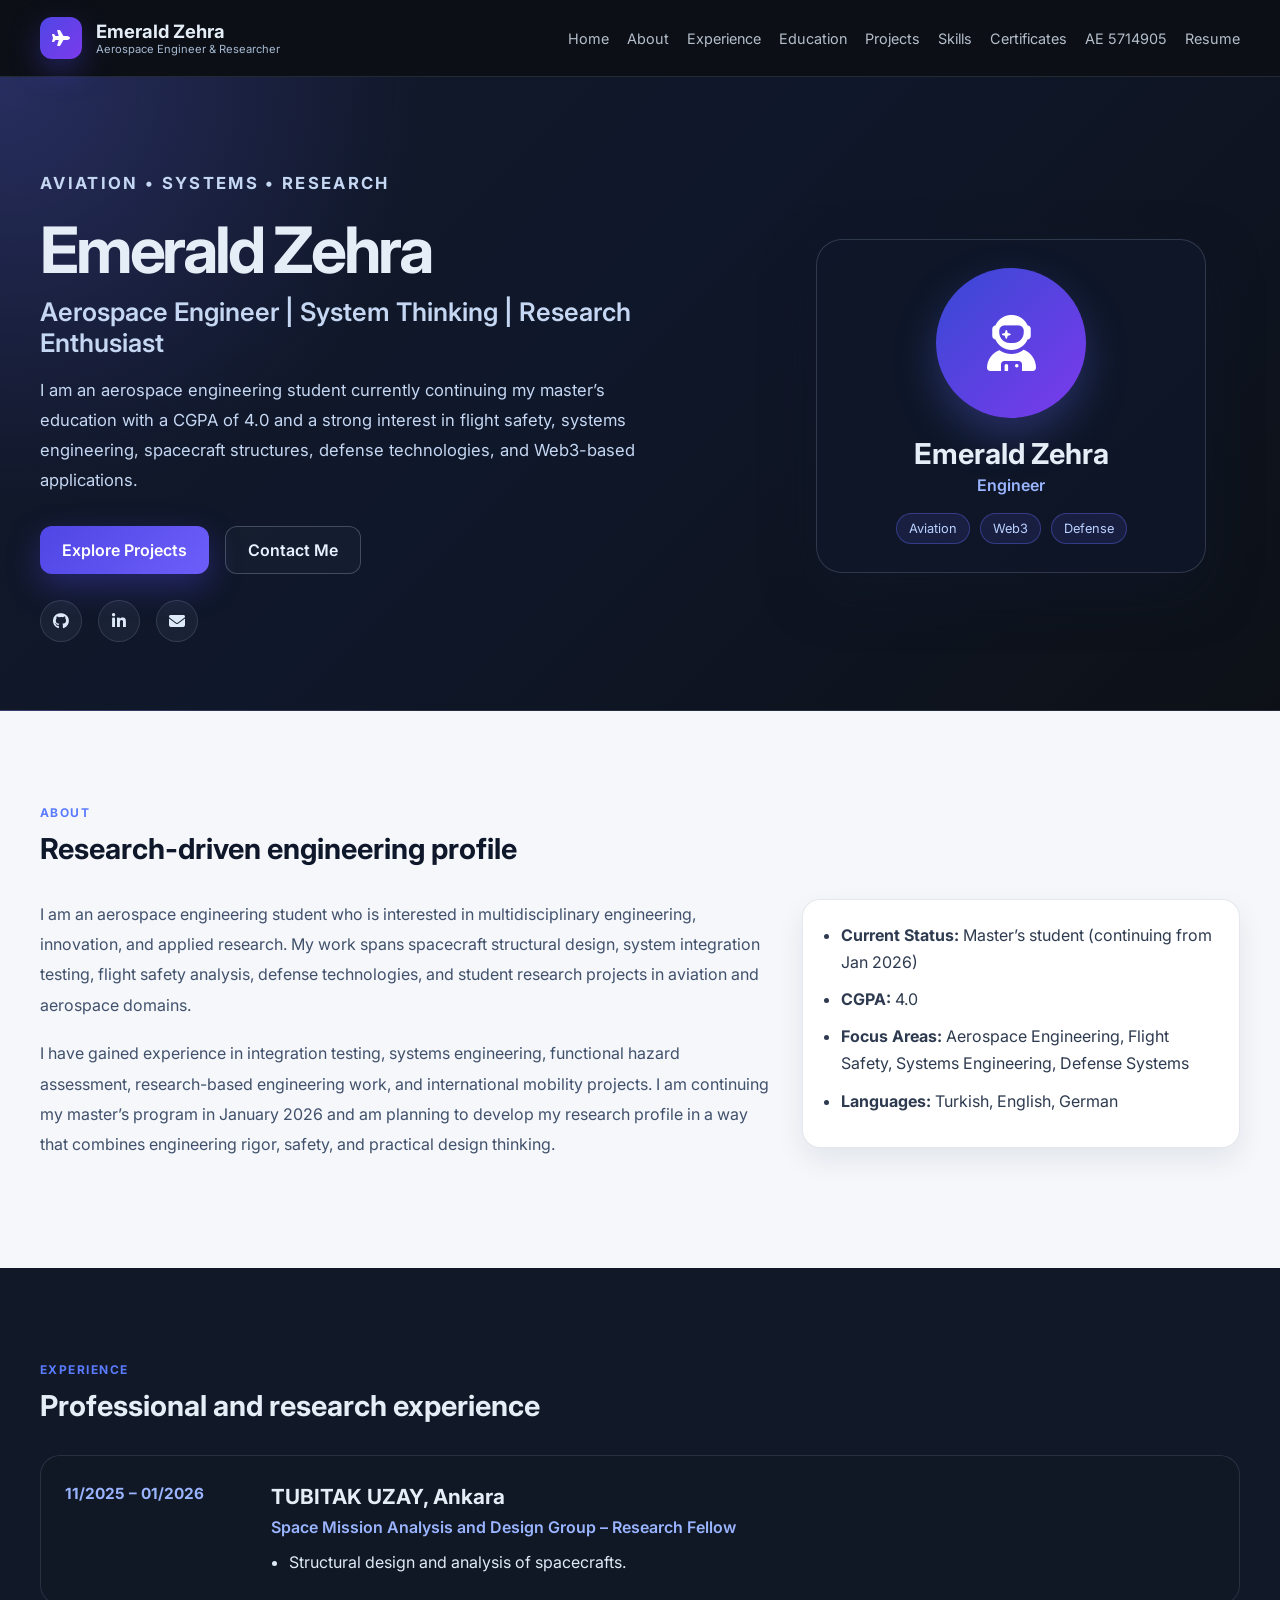
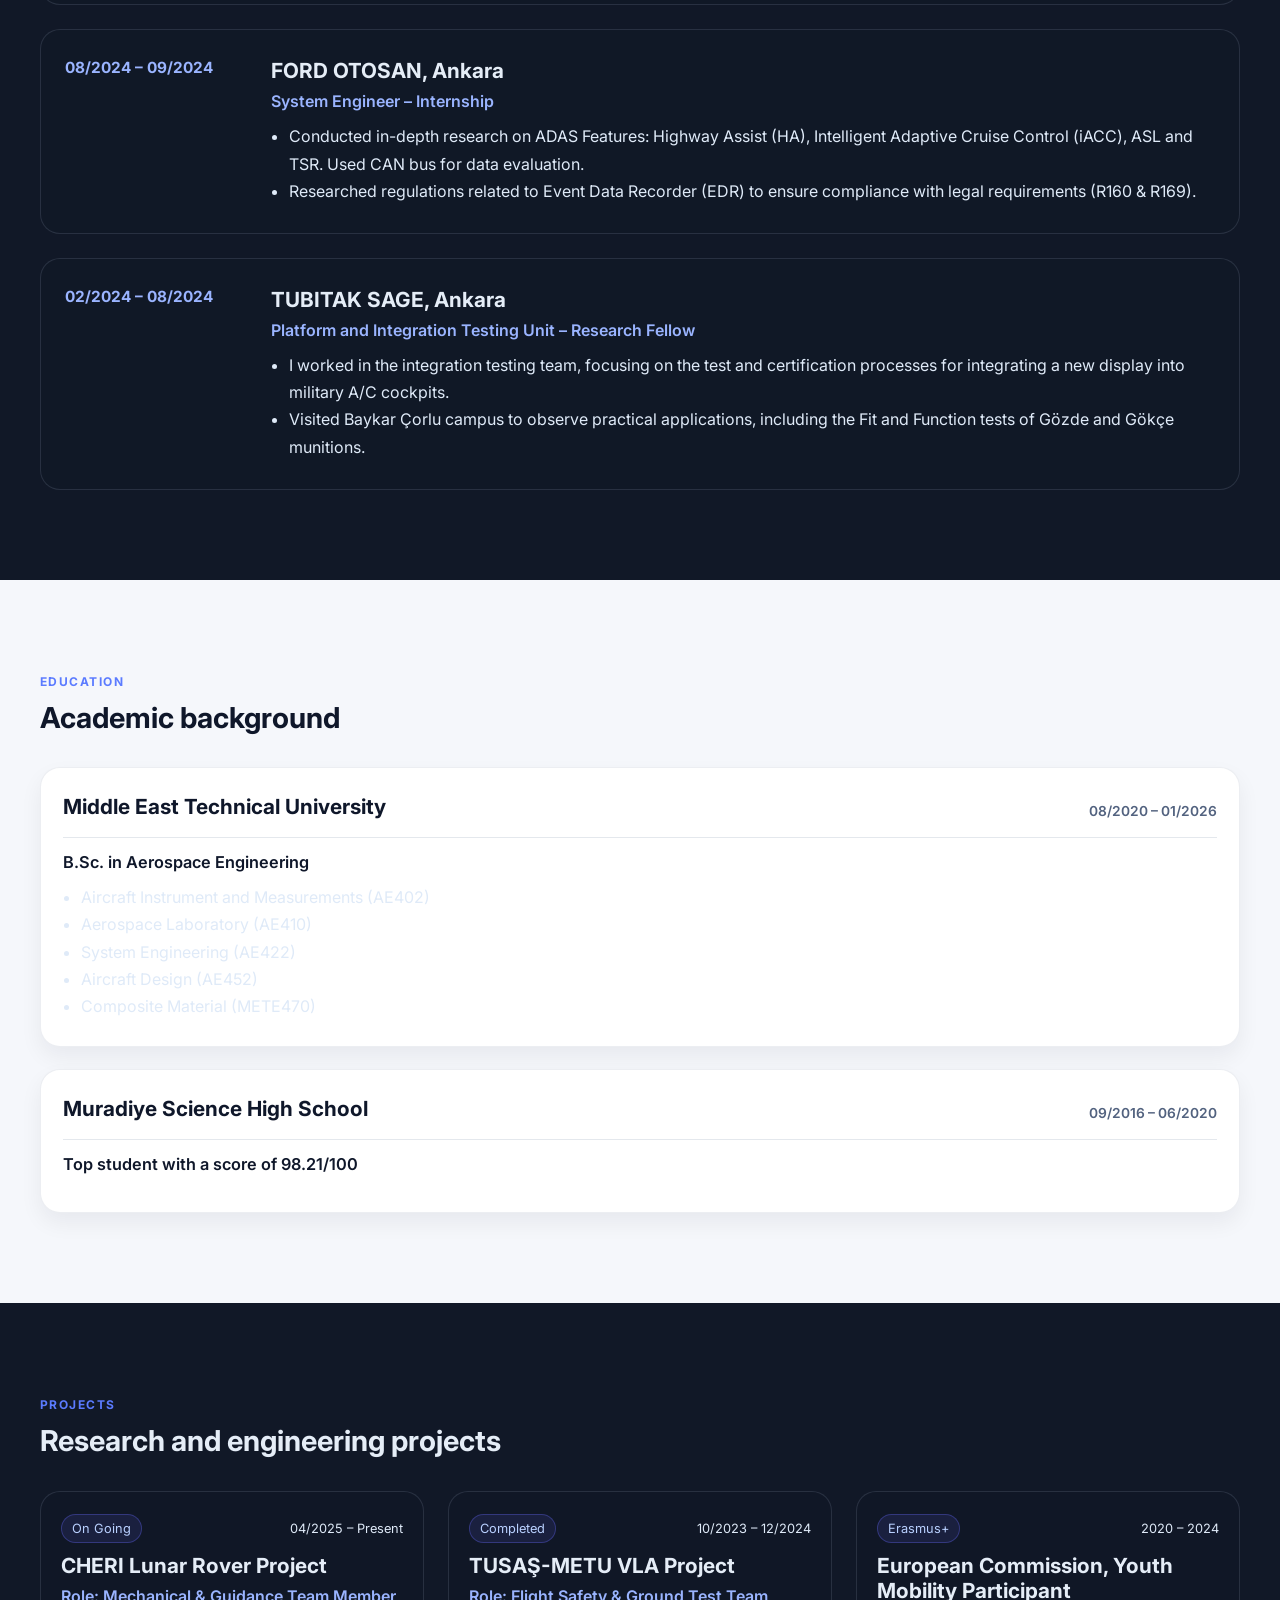
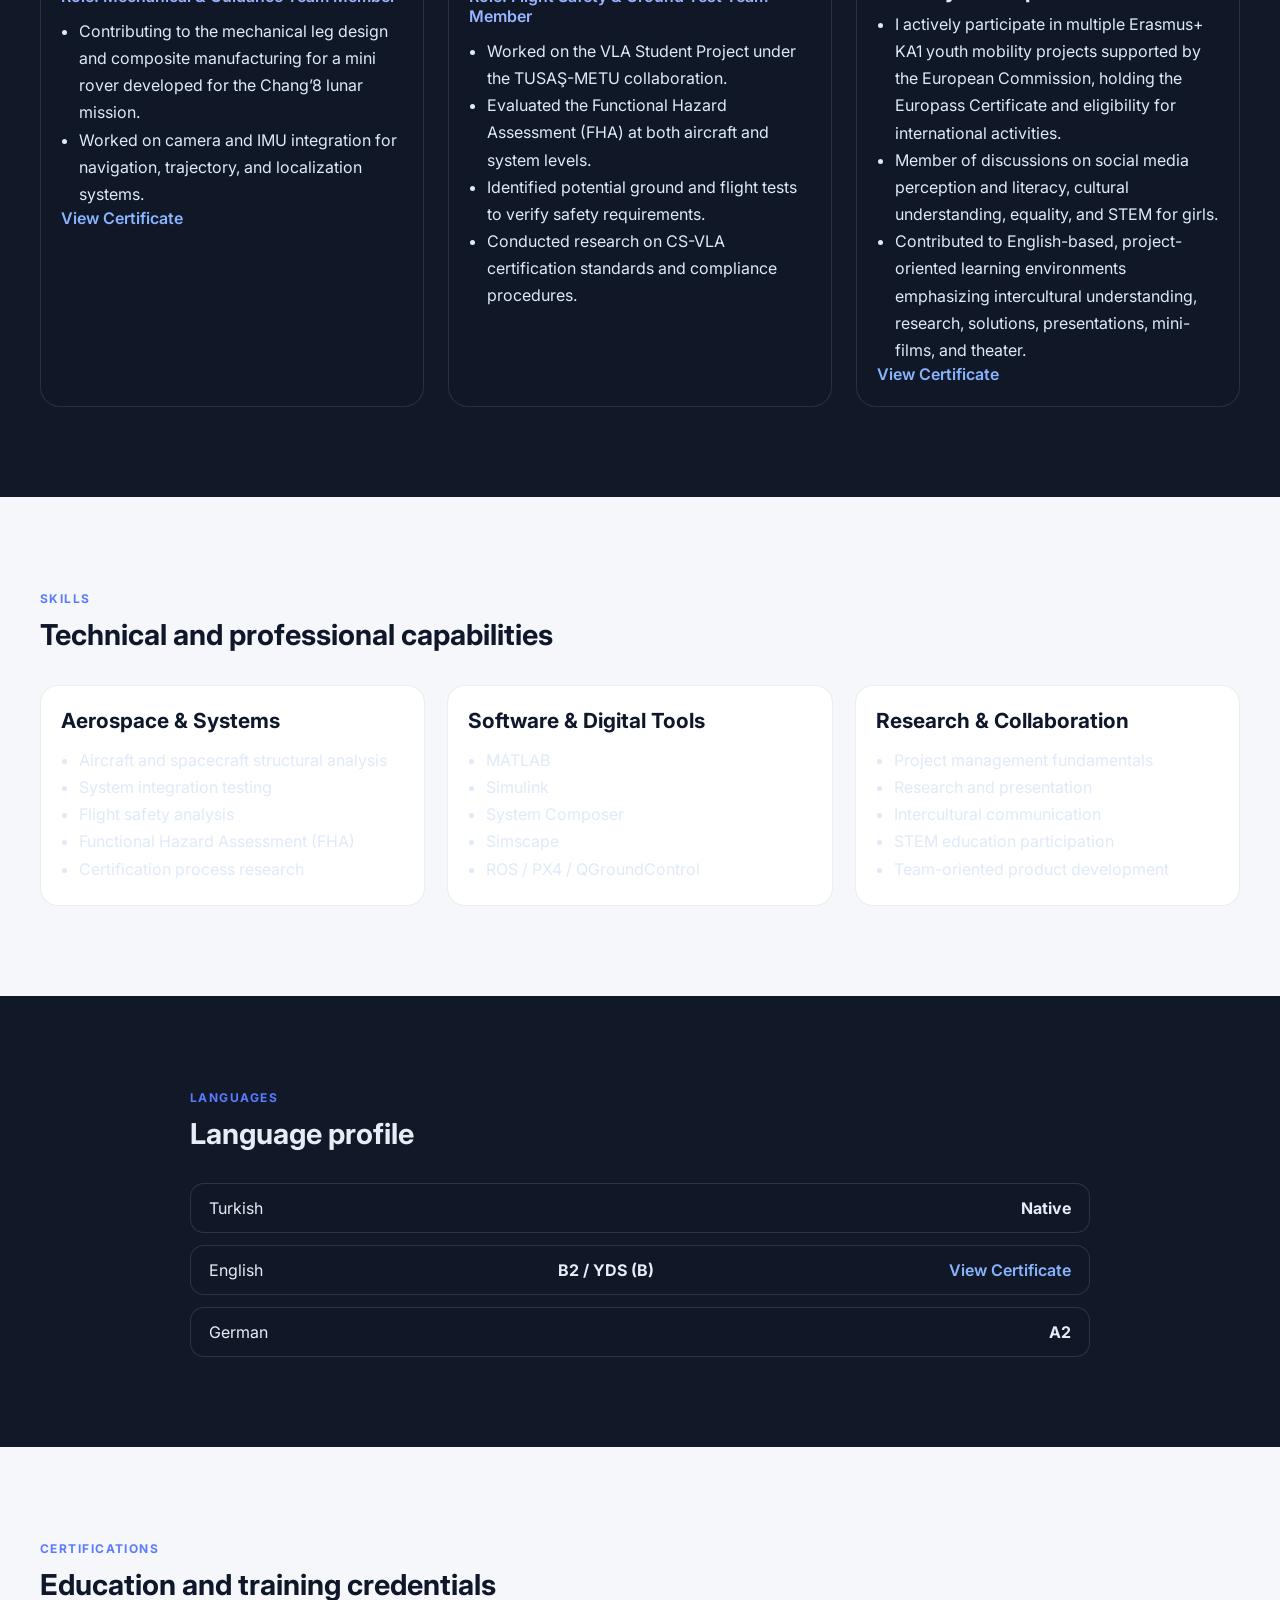
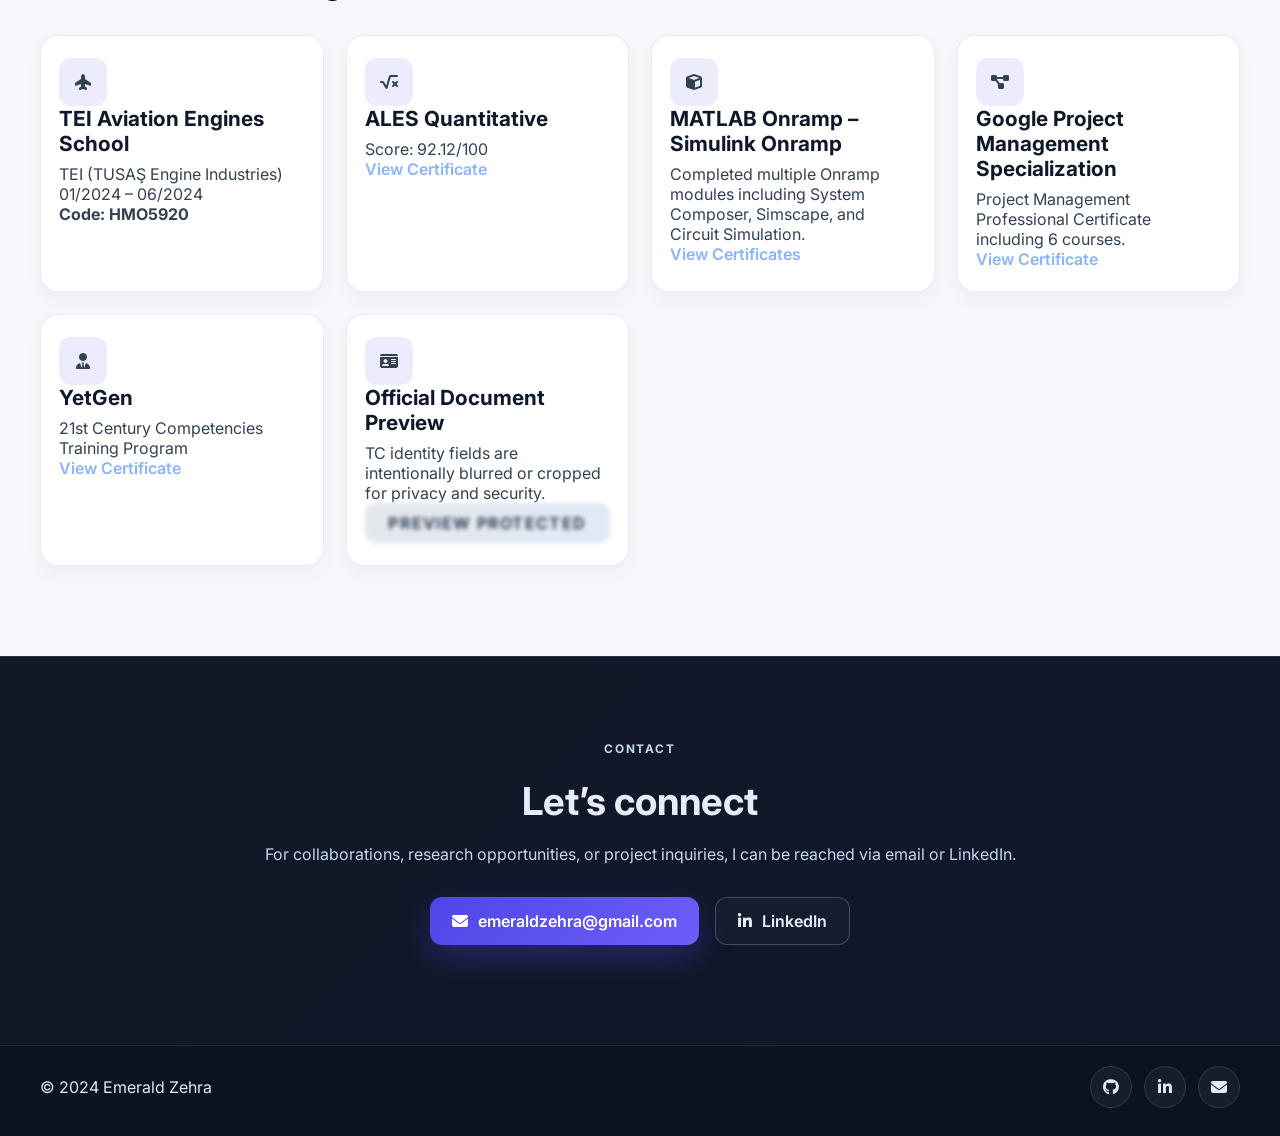
<file: index.html>
<!DOCTYPE html>
<html lang="en">
<head>
    <meta charset="UTF-8" />
    <meta name="viewport" content="width=device-width, initial-scale=1.0" />
    <title>Emerald Zehra | Aerospace Engineer</title>
    <meta name="description" content="Emerald Zehra portfolio and resume website for aerospace engineering, Web3, and defense systems." />
    <link rel="stylesheet" href="style.css" />
    <link rel="preconnect" href="https://fonts.googleapis.com" />
    <link rel="preconnect" href="https://fonts.gstatic.com" crossorigin />
    <link href="https://fonts.googleapis.com/css2?family=Inter:wght@400;500;600;700;800&display=swap" rel="stylesheet" />
    <link rel="stylesheet" href="https://cdnjs.cloudflare.com/ajax/libs/font-awesome/6.5.2/css/all.min.css" />
</head>
<body>
    <header class="site-header">
        <div class="container header-inner">
            <div class="brand-wrap">
                <div class="brand-icon"><i class="fa-solid fa-plane"></i></div>
                <div>
                    <div class="brand-name">Emerald Zehra</div>
                    <div class="brand-tag">Aerospace Engineer & Researcher</div>
                </div>
            </div>

            <button class="mobile-menu" aria-label="Open menu">
                <span></span>
                <span></span>
                <span></span>
            </button>

            <nav class="main-nav">
                <a href="#home">Home</a>
                <a href="#about">About</a>
                <a href="#experience">Experience</a>
                <a href="#education">Education</a>
                <a href="#projects">Projects</a>
                <a href="#skills">Skills</a>
                <a href="#certificates">Certificates</a>
                <a href="course-notes.html">AE 5714905</a>
                <a href="resume.html">Resume</a>
            </nav>
        </div>
    </header>

    <main id="home">
        <section class="hero">
            <div class="container hero-grid">
                <div class="hero-copy">
                    <p class="eyebrow">Aviation • Systems • Research</p>
                    <h1>Emerald Zehra</h1>
                    <h2>Aerospace Engineer | System Thinking | Research Enthusiast</h2>
                    <p>
                        I am an aerospace engineering student currently continuing my master’s education with a CGPA of 4.0 and a strong interest in flight safety, systems engineering, spacecraft structures, defense technologies, and Web3-based applications.
                    </p>
                    <div class="cta-row">
                        <a class="btn btn-primary" href="#projects">Explore Projects</a>
                        <a class="btn btn-secondary" href="#contact">Contact Me</a>
                    </div>
                    <div class="social-row">
                        <a href="https://github.com/" target="_blank" aria-label="GitHub"><i class="fa-brands fa-github"></i></a>
                        <a href="https://www.linkedin.com/in/fzy" target="_blank" aria-label="LinkedIn"><i class="fa-brands fa-linkedin-in"></i></a>
                        <a href="mailto:emeraldzehra@gmail.com" aria-label="Email"><i class="fa-solid fa-envelope"></i></a>
                    </div>
                </div>

                <div class="hero-card-wrap">
                    <div class="hero-card">
                        <div class="profile-avatar"><i class="fa-solid fa-user-astronaut"></i></div>
                        <div class="profile-name">Emerald Zehra</div>
                        <div class="profile-role">Engineer</div>
                        <div class="chip-row">
                            <span class="chip">Aviation</span>
                            <span class="chip">Web3</span>
                            <span class="chip">Defense</span>
                        </div>
                    </div>
                </div>
            </div>
        </section>

        <section id="about" class="section-light">
            <div class="container section-inner">
                <div class="section-heading">
                    <span class="kicker">About</span>
                    <h3>Research-driven engineering profile</h3>
                </div>
                <div class="about-grid">
                    <div>
                        <p>
                            I am an aerospace engineering student who is interested in multidisciplinary engineering, innovation, and applied research. My work spans spacecraft structural design, system integration testing, flight safety analysis, defense technologies, and student research projects in aviation and aerospace domains.
                        </p>
                        <p>
                            I have gained experience in integration testing, systems engineering, functional hazard assessment, research-based engineering work, and international mobility projects. I am continuing my master’s program in January 2026 and am planning to develop my research profile in a way that combines engineering rigor, safety, and practical design thinking.
                        </p>
                    </div>
                    <div class="mini-panel">
                        <ul>
                            <li><strong>Current Status:</strong> Master’s student (continuing from Jan 2026)</li>
                            <li><strong>CGPA:</strong> 4.0</li>
                            <li><strong>Focus Areas:</strong> Aerospace Engineering, Flight Safety, Systems Engineering, Defense Systems</li>
                            <li><strong>Languages:</strong> Turkish, English, German</li>
                        </ul>
                    </div>
                </div>
            </div>
        </section>

        <section id="experience" class="section-dark">
            <div class="container section-inner">
                <div class="section-heading">
                    <span class="kicker">Experience</span>
                    <h3>Professional and research experience</h3>
                </div>

                <div class="timeline">
                    <article class="timeline-item">
                        <div class="date">11/2025 – 01/2026</div>
                        <div class="content">
                            <h4>TUBITAK UZAY, Ankara</h4>
                            <p class="role">Space Mission Analysis and Design Group – Research Fellow</p>
                            <ul>
                                <li>Structural design and analysis of spacecrafts.</li>
                            </ul>
                        </div>
                    </article>

                    <article class="timeline-item">
                        <div class="date">08/2024 – 09/2024</div>
                        <div class="content">
                            <h4>FORD OTOSAN, Ankara</h4>
                            <p class="role">System Engineer – Internship</p>
                            <ul>
                                <li>Conducted in-depth research on ADAS Features: Highway Assist (HA), Intelligent Adaptive Cruise Control (iACC), ASL and TSR. Used CAN bus for data evaluation.</li>
                                <li>Researched regulations related to Event Data Recorder (EDR) to ensure compliance with legal requirements (R160 &amp; R169).</li>
                            </ul>
                        </div>
                    </article>

                    <article class="timeline-item">
                        <div class="date">02/2024 – 08/2024</div>
                        <div class="content">
                            <h4>TUBITAK SAGE, Ankara</h4>
                            <p class="role">Platform and Integration Testing Unit – Research Fellow</p>
                            <ul>
                                <li>I worked in the integration testing team, focusing on the test and certification processes for integrating a new display into military A/C cockpits.</li>
                                <li>Visited Baykar Çorlu campus to observe practical applications, including the Fit and Function tests of Gözde and Gökçe munitions.</li>
                            </ul>
                        </div>
                    </article>
                </div>
            </div>
        </section>

        <section id="education" class="section-light">
            <div class="container section-inner">
                <div class="section-heading">
                    <span class="kicker">Education</span>
                    <h3>Academic background</h3>
                </div>

                <div class="edu-stack">
                    <div class="edu-card">
                        <div class="edu-header">
                            <h4>Middle East Technical University</h4>
                            <span>08/2020 – 01/2026</span>
                        </div>
                        <p class="edu-degree">B.Sc. in Aerospace Engineering</p>
                        <ul>
                            <li>Aircraft Instrument and Measurements (AE402)</li>
                            <li>Aerospace Laboratory (AE410)</li>
                            <li>System Engineering (AE422)</li>
                            <li>Aircraft Design (AE452)</li>
                            <li>Composite Material (METE470)</li>
                        </ul>
                    </div>

                    <div class="edu-card">
                        <div class="edu-header">
                            <h4>Muradiye Science High School</h4>
                            <span>09/2016 – 06/2020</span>
                        </div>
                        <p class="edu-degree">Top student with a score of 98.21/100</p>
                    </div>
                </div>
            </div>
        </section>

        <section id="projects" class="section-dark">
            <div class="container section-inner">
                <div class="section-heading">
                    <span class="kicker">Projects</span>
                    <h3>Research and engineering projects</h3>
                </div>

                <div class="project-grid">
                    <article class="project-card">
                        <div class="project-top">
                            <span class="project-badge">On Going</span>
                            <span class="project-date">04/2025 – Present</span>
                        </div>
                        <h4>CHERI Lunar Rover Project</h4>
                        <p class="role">Role: Mechanical &amp; Guidance Team Member</p>
                        <ul>
                            <li>Contributing to the mechanical leg design and composite manufacturing for a mini rover developed for the Chang’8 lunar mission.</li>
                            <li>Worked on camera and IMU integration for navigation, trajectory, and localization systems.</li>
                        </ul>
                        <a href="#" class="text-link">View Certificate</a>
                    </article>

                    <article class="project-card">
                        <div class="project-top">
                            <span class="project-badge">Completed</span>
                            <span class="project-date">10/2023 – 12/2024</span>
                        </div>
                        <h4>TUSAŞ-METU VLA Project</h4>
                        <p class="role">Role: Flight Safety &amp; Ground Test Team Member</p>
                        <ul>
                            <li>Worked on the VLA Student Project under the TUSAŞ-METU collaboration.</li>
                            <li>Evaluated the Functional Hazard Assessment (FHA) at both aircraft and system levels.</li>
                            <li>Identified potential ground and flight tests to verify safety requirements.</li>
                            <li>Conducted research on CS-VLA certification standards and compliance procedures.</li>
                        </ul>
                    </article>

                    <article class="project-card">
                        <div class="project-top">
                            <span class="project-badge">Erasmus+</span>
                            <span class="project-date">2020 – 2024</span>
                        </div>
                        <h4>European Commission, Youth Mobility Participant</h4>
                        <ul>
                            <li>I actively participate in multiple Erasmus+ KA1 youth mobility projects supported by the European Commission, holding the Europass Certificate and eligibility for international activities.</li>
                            <li>Member of discussions on social media perception and literacy, cultural understanding, equality, and STEM for girls.</li>
                            <li>Contributed to English-based, project-oriented learning environments emphasizing intercultural understanding, research, solutions, presentations, mini-films, and theater.</li>
                        </ul>
                        <a href="#" class="text-link">View Certificate</a>
                    </article>
                </div>
            </div>
        </section>

        <section id="skills" class="section-light">
            <div class="container section-inner">
                <div class="section-heading">
                    <span class="kicker">Skills</span>
                    <h3>Technical and professional capabilities</h3>
                </div>

                <div class="skill-columns">
                    <div class="skill-block">
                        <h4>Aerospace &amp; Systems</h4>
                        <ul>
                            <li>Aircraft and spacecraft structural analysis</li>
                            <li>System integration testing</li>
                            <li>Flight safety analysis</li>
                            <li>Functional Hazard Assessment (FHA)</li>
                            <li>Certification process research</li>
                        </ul>
                    </div>

                    <div class="skill-block">
                        <h4>Software &amp; Digital Tools</h4>
                        <ul>
                            <li>MATLAB</li>
                            <li>Simulink</li>
                            <li>System Composer</li>
                            <li>Simscape</li>
                            <li>ROS / PX4 / QGroundControl</li>
                        </ul>
                    </div>

                    <div class="skill-block">
                        <h4>Research &amp; Collaboration</h4>
                        <ul>
                            <li>Project management fundamentals</li>
                            <li>Research and presentation</li>
                            <li>Intercultural communication</li>
                            <li>STEM education participation</li>
                            <li>Team-oriented product development</li>
                        </ul>
                    </div>
                </div>
            </div>
        </section>

        <section id="languages" class="section-dark">
            <div class="container section-inner small-box">
                <div class="section-heading">
                    <span class="kicker">Languages</span>
                    <h3>Language profile</h3>
                </div>
                <div class="language-list">
                    <div class="language-item"><span>Turkish</span><strong>Native</strong></div>
                    <div class="language-item"><span>English</span><strong>B2 / YDS (B)</strong> <a href="#" class="text-link">View Certificate</a></div>
                    <div class="language-item"><span>German</span><strong>A2</strong></div>
                </div>
            </div>
        </section>

        <section id="certificates" class="section-light">
            <div class="container section-inner">
                <div class="section-heading">
                    <span class="kicker">Certifications</span>
                    <h3>Education and training credentials</h3>
                </div>

                <div class="cert-grid">
                    <article class="cert-card">
                        <div class="cert-icon"><i class="fa-solid fa-plane-up"></i></div>
                        <h4>TEI Aviation Engines School</h4>
                        <p>TEI (TUSAŞ Engine Industries)</p>
                        <span>01/2024 – 06/2024</span>
                        <div class="cert-code">Code: HMO5920</div>
                    </article>

                    <article class="cert-card">
                        <div class="cert-icon"><i class="fa-solid fa-square-root-variable"></i></div>
                        <h4>ALES Quantitative</h4>
                        <p>Score: 92.12/100</p>
                        <a href="#" class="text-link">View Certificate</a>
                    </article>

                    <article class="cert-card">
                        <div class="cert-icon"><i class="fa-solid fa-cube"></i></div>
                        <h4>MATLAB Onramp – Simulink Onramp</h4>
                        <p>Completed multiple Onramp modules including System Composer, Simscape, and Circuit Simulation.</p>
                        <a href="#" class="text-link">View Certificates</a>
                    </article>

                    <article class="cert-card">
                        <div class="cert-icon"><i class="fa-solid fa-diagram-project"></i></div>
                        <h4>Google Project Management Specialization</h4>
                        <p>Project Management Professional Certificate including 6 courses.</p>
                        <a href="#" class="text-link">View Certificate</a>
                    </article>

                    <article class="cert-card">
                        <div class="cert-icon"><i class="fa-solid fa-user-tie"></i></div>
                        <h4>YetGen</h4>
                        <p>21st Century Competencies Training Program</p>
                        <a href="#" class="text-link">View Certificate</a>
                    </article>

                    <article class="cert-card secure-cert">
                        <div class="cert-icon"><i class="fa-solid fa-id-card"></i></div>
                        <h4>Official Document Preview</h4>
                        <p>TC identity fields are intentionally blurred or cropped for privacy and security.</p>
                        <div class="blur-box">Preview protected</div>
                    </article>
                </div>
            </div>
        </section>

        <section id="contact" class="contact-section">
            <div class="container contact-inner">
                <p class="eyebrow">Contact</p>
                <h3>Let’s connect</h3>
                <p>For collaborations, research opportunities, or project inquiries, I can be reached via email or LinkedIn.</p>
                <div class="contact-row">
                    <a href="mailto:emeraldzehra@gmail.com" class="btn btn-primary"><i class="fa-solid fa-envelope"></i> emeraldzehra@gmail.com</a>
                    <a href="https://www.linkedin.com/in/fzy" target="_blank" class="btn btn-secondary"><i class="fa-brands fa-linkedin-in"></i> LinkedIn</a>
                </div>
            </div>
        </section>
    </main>

    <footer class="site-footer">
        <div class="container footer-inner">
            <div>© 2024 Emerald Zehra</div>
            <div class="footer-socials">
                <a href="https://github.com/" target="_blank"><i class="fa-brands fa-github"></i></a>
                <a href="https://www.linkedin.com/in/fzy" target="_blank"><i class="fa-brands fa-linkedin-in"></i></a>
                <a href="mailto:emeraldzehra@gmail.com"><i class="fa-solid fa-envelope"></i></a>
            </div>
        </div>
    </footer>

    <script src="script.js"></script>
</body>
</html>
</file>
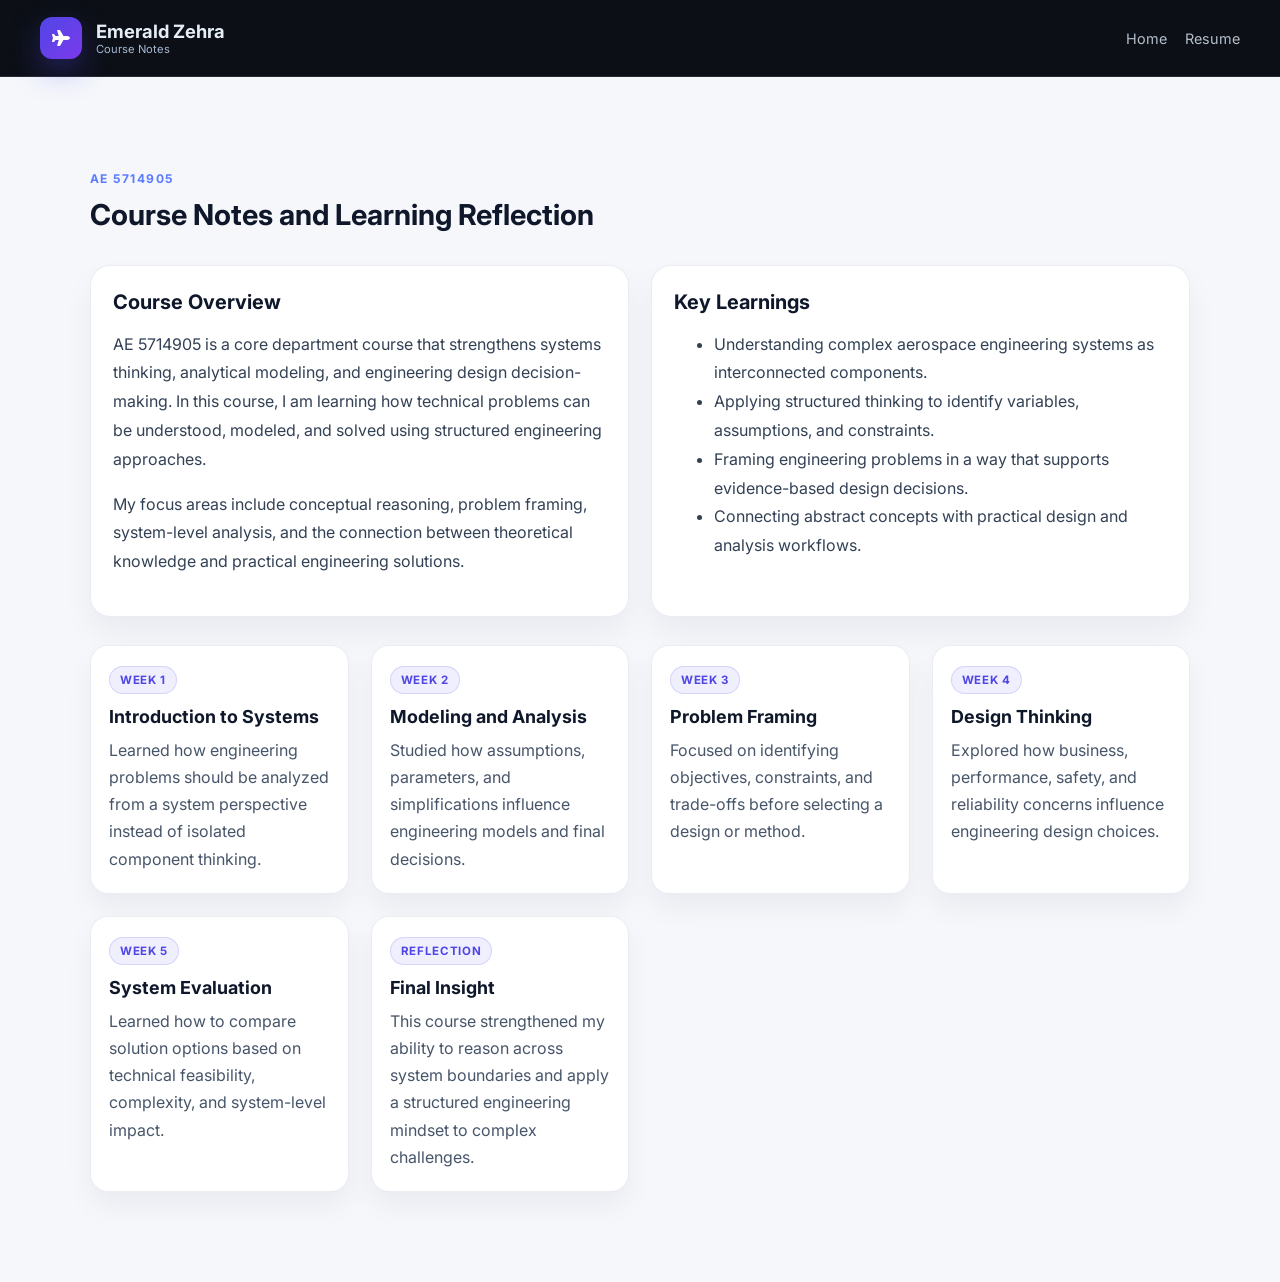
<file: course-notes.html>
<!DOCTYPE html>
<html lang="en">
<head>
    <meta charset="UTF-8" />
    <meta name="viewport" content="width=device-width, initial-scale=1.0" />
    <title>AE 5714905 | Course Notes</title>
    <link rel="stylesheet" href="style.css" />
    <link rel="preconnect" href="https://fonts.googleapis.com" />
    <link rel="preconnect" href="https://fonts.gstatic.com" crossorigin />
    <link href="https://fonts.googleapis.com/css2?family=Inter:wght@400;500;600;700;800&display=swap" rel="stylesheet" />
    <link rel="stylesheet" href="https://cdnjs.cloudflare.com/ajax/libs/font-awesome/6.5.2/css/all.min.css" />
</head>
<body>
    <header class="site-header">
        <div class="container header-inner">
            <div class="brand-wrap">
                <div class="brand-icon"><i class="fa-solid fa-plane"></i></div>
                <div>
                    <div class="brand-name">Emerald Zehra</div>
                    <div class="brand-tag">Course Notes</div>
                </div>
            </div>
            <nav class="main-nav">
                <a href="index.html">Home</a>
                <a href="resume.html">Resume</a>
            </nav>
        </div>
    </header>

    <main class="section-light">
        <div class="container section-inner" style="max-width: 1100px;">
            <div class="section-heading">
                <span class="kicker">AE 5714905</span>
                <h3>Course Notes and Learning Reflection</h3>
            </div>

            <div class="course-layout">
                <div class="course-panel">
                    <h4>Course Overview</h4>
                    <p>AE 5714905 is a core department course that strengthens systems thinking, analytical modeling, and engineering design decision-making. In this course, I am learning how technical problems can be understood, modeled, and solved using structured engineering approaches.</p>
                    <p>My focus areas include conceptual reasoning, problem framing, system-level analysis, and the connection between theoretical knowledge and practical engineering solutions.</p>
                </div>

                <div class="course-panel">
                    <h4>Key Learnings</h4>
                    <ul>
                        <li>Understanding complex aerospace engineering systems as interconnected components.</li>
                        <li>Applying structured thinking to identify variables, assumptions, and constraints.</li>
                        <li>Framing engineering problems in a way that supports evidence-based design decisions.</li>
                        <li>Connecting abstract concepts with practical design and analysis workflows.</li>
                    </ul>
                </div>
            </div>

            <div class="note-grid">
                <article class="note-card">
                    <span class="note-tag">Week 1</span>
                    <h4>Introduction to Systems</h4>
                    <p>Learned how engineering problems should be analyzed from a system perspective instead of isolated component thinking.</p>
                </article>
                <article class="note-card">
                    <span class="note-tag">Week 2</span>
                    <h4>Modeling and Analysis</h4>
                    <p>Studied how assumptions, parameters, and simplifications influence engineering models and final decisions.</p>
                </article>
                <article class="note-card">
                    <span class="note-tag">Week 3</span>
                    <h4>Problem Framing</h4>
                    <p>Focused on identifying objectives, constraints, and trade-offs before selecting a design or method.</p>
                </article>
                <article class="note-card">
                    <span class="note-tag">Week 4</span>
                    <h4>Design Thinking</h4>
                    <p>Explored how business, performance, safety, and reliability concerns influence engineering design choices.</p>
                </article>
                <article class="note-card">
                    <span class="note-tag">Week 5</span>
                    <h4>System Evaluation</h4>
                    <p>Learned how to compare solution options based on technical feasibility, complexity, and system-level impact.</p>
                </article>
                <article class="note-card">
                    <span class="note-tag">Reflection</span>
                    <h4>Final Insight</h4>
                    <p>This course strengthened my ability to reason across system boundaries and apply a structured engineering mindset to complex challenges.</p>
                </article>
            </div>
        </div>
    </main>

    <style>
        .course-layout {
            display: grid;
            grid-template-columns: repeat(2, minmax(0, 1fr));
            gap: 22px;
            margin-bottom: 28px;
        }

        .course-panel {
            background: white;
            border: 1px solid rgba(148, 163, 184, 0.2);
            border-radius: 20px;
            padding: 24px 22px;
            color: #0f172a;
            box-shadow: 0 16px 30px rgba(15, 23, 42, 0.05);
        }

        .course-panel h4 {
            margin: 0 0 12px;
            font-size: 1.25rem;
        }

        .course-panel p, .course-panel li {
            color: #334155;
            line-height: 1.8;
        }

        .note-grid {
            display: grid;
            grid-template-columns: repeat(auto-fit, minmax(240px, 1fr));
            gap: 22px;
        }

        .note-card {
            background: white;
            border: 1px solid rgba(148, 163, 184, 0.2);
            border-radius: 18px;
            padding: 20px 18px;
            box-shadow: 0 14px 28px rgba(15, 23, 42, 0.05);
            color: #0f172a;
        }

        .note-tag {
            display: inline-block;
            background: rgba(99, 102, 241, 0.1);
            color: #4f46e5;
            border: 1px solid rgba(99, 102, 241, 0.2);
            padding: 6px 10px;
            border-radius: 999px;
            font-size: 0.72rem;
            font-weight: 700;
            letter-spacing: 0.06em;
            text-transform: uppercase;
            margin-bottom: 12px;
        }

        .note-card h4 {
            margin: 0 0 10px;
            font-size: 1.12rem;
        }

        .note-card p {
            margin: 0;
            color: #475569;
            line-height: 1.7;
        }

        @media (max-width: 760px) {
            .course-layout {
                grid-template-columns: 1fr;
            }
        }
    </style>
</body>
</html>
</file>
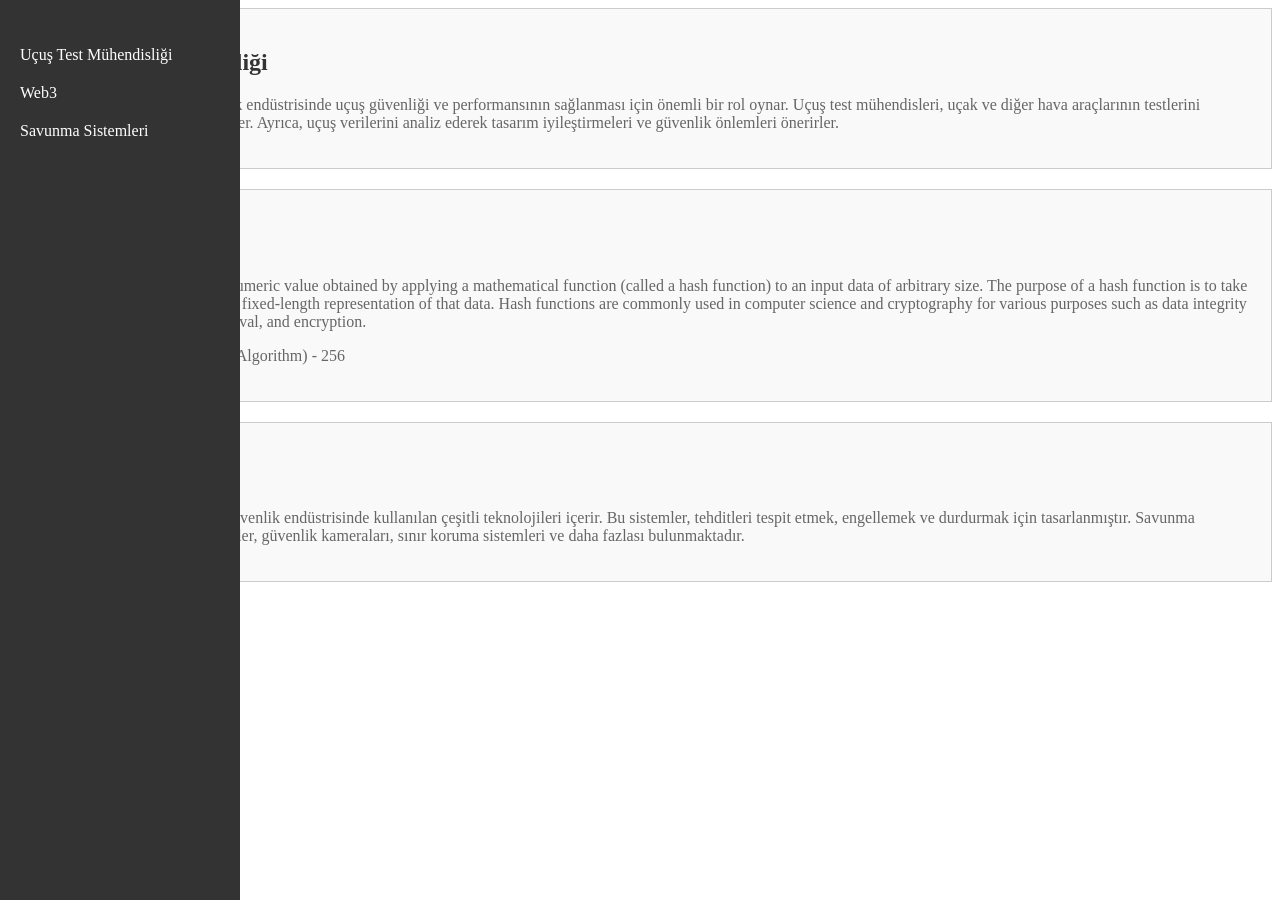
<file: home.html>
<!DOCTYPE html>
<html lang="en">
<head>
    <meta charset="UTF-8">
    <meta name="viewport" content="width=device-width, initial-scale=1.0">
    <title>Learning Path</title>
    <style>
        /* Styles for the Menu */
        #menu {
            position: fixed;
            top: 0;
            left: 0;
            width: 200px;
            padding: 20px;
            background-color: #333; /* Dark background color */
            color: #fff; /* White text color */
            height: 100%;
            overflow-y: auto;
        }
        #menu ul {
            list-style-type: none; /* Remove bullets from the list */
            padding: 0;
        }
        #menu ul li a {
            color: #fff; /* White text color for menu links */
            text-decoration: none; /* Remove underline from links */
            display: block;
            padding: 10px 0;
            transition: background-color 0.3s ease;
        }
        #menu ul li a:hover {
            background-color: #555; /* Darker background color on hover */
        }

        /* Styles for the Content Sections */
        .section {
            padding: 20px;
            border: 1px solid #ccc;
            margin-bottom: 20px;
            background-color: #f9f9f9; /* Light background color */
        }
        .section h2 {
            color: #333; /* Dark text color for section titles */
        }
        .section p {
            color: #666; /* Medium gray text color for paragraphs */
        }
    </style>
</head>
<body>
    <div id="menu">
        <ul>
            <li><a href="#flight-test">Uçuş Test Mühendisliği</a></li>
            <li><a href="#web3">Web3</a></li>
            <li><a href="#defense-systems">Savunma Sistemleri</a></li>
        </ul>
    </div>
    <div id="content">
        <div id="flight-test" class="section">
            <h2>Uçuş Test Mühendisliği</h2>
            <p>Uçuş test mühendisliği, havacılık endüstrisinde uçuş güvenliği ve performansının sağlanması için önemli bir rol oynar. Uçuş test mühendisleri, uçak ve diğer hava araçlarının testlerini planlar, yönetir ve gerçekleştirirler. Ayrıca, uçuş verilerini analiz ederek tasarım iyileştirmeleri ve güvenlik önlemleri önerirler.</p>
        </div>
        <div id="web3" class="section">
            <h2>Web3</h2>
            <p>A hash is a fixed-size string or numeric value obtained by applying a mathematical function (called a hash function) to an input data of arbitrary size. The purpose of a hash function is to take input data and produce a unique, fixed-length representation of that data. Hash functions are commonly used in computer science and cryptography for various purposes such as data integrity verification, indexing, data retrieval, and encryption. </p>
            <p> Bitcoin uses SHA (Secure Hash Algorithm) - 256 <p>
        </div>
        <div id="defense-systems" class="section">
            <h2>Savunma Sistemleri</h2>
            <p>Savunma sistemleri, askeri ve güvenlik endüstrisinde kullanılan çeşitli teknolojileri içerir. Bu sistemler, tehditleri tespit etmek, engellemek ve durdurmak için tasarlanmıştır. Savunma sistemleri arasında radarlar, füzeler, güvenlik kameraları, sınır koruma sistemleri ve daha fazlası bulunmaktadır.</p>
        </div>
    </div>
</body>
</html>
</file>
<file: style.css>
body {
    margin: 0;
    font-family: 'Inter', sans-serif;
    background: #0d1117;
    color: #e5edf7;
}

* {
    box-sizing: border-box;
}

html {
    scroll-behavior: smooth;
}

a {
    color: inherit;
    text-decoration: none;
}

img {
    max-width: 100%;
    display: block;
}

.container {
    width: min(1200px, calc(100% - 32px));
    margin: 0 auto;
}

.site-header {
    position: sticky;
    top: 0;
    z-index: 30;
    backdrop-filter: blur(16px);
    background: rgba(13, 17, 23, 0.82);
    border-bottom: 1px solid rgba(148, 163, 184, 0.18);
}

.header-inner {
    display: flex;
    align-items: center;
    justify-content: space-between;
    min-height: 76px;
    gap: 24px;
}

.brand-wrap {
    display: flex;
    align-items: center;
    gap: 14px;
}

.brand-icon {
    width: 42px;
    height: 42px;
    display: grid;
    place-items: center;
    border-radius: 12px;
    background: linear-gradient(135deg, #4f46e5, #7c3aed);
    color: white;
    box-shadow: 0 12px 30px rgba(79, 70, 229, 0.35);
}

.brand-name {
    font-weight: 700;
    font-size: 1.15rem;
}

.brand-tag {
    font-size: 0.7rem;
    color: #a6b8d1;
}

.main-nav {
    display: flex;
    flex-wrap: wrap;
    align-items: center;
    justify-content: flex-end;
    gap: 18px;
    font-size: 0.9rem;
    color: #dfeaf8;
}

.main-nav a {
    opacity: 0.8;
    transition: opacity 0.2s ease, color 0.2s ease;
}

.main-nav a:hover,
.main-nav a:focus {
    opacity: 1;
    color: #8ab4ff;
}

.mobile-menu {
    display: none;
    width: 44px;
    height: 44px;
    border-radius: 12px;
    border: 1px solid rgba(148, 163, 184, 0.25);
    background: rgba(17, 24, 39, 0.8);
    color: white;
    cursor: pointer;
    padding: 10px 8px;
}

.mobile-menu span {
    display: block;
    width: 100%;
    height: 2px;
    background: white;
    margin: 5px 0;
    border-radius: 2px;
}

.hero {
    background: radial-gradient(circle at top left, rgba(99, 102, 241, 0.28), transparent 30%),
                linear-gradient(135deg, #111827 0%, #0f172a 45%, #0d1117 100%);
    padding: 92px 0 68px;
    border-bottom: 1px solid rgba(148, 163, 184, 0.15);
}

.hero-grid {
    display: grid;
    grid-template-columns: 1.2fr 0.8fr;
    align-items: center;
    gap: 56px;
}

.eyebrow {
    display: inline-block;
    letter-spacing: 0.14em;
    text-transform: uppercase;
    color: #89a7f6;
    font-size: 0.74rem;
    font-weight: 700;
    margin: 0 0 18px;
}

.hero-copy h1 {
    margin: 0;
    font-size: clamp(2.5rem, 5vw, 5rem);
    line-height: 1.02;
    letter-spacing: -0.05em;
}

.hero-copy h2 {
    margin: 14px 0 18px;
    color: #c5d7f2;
    font-size: clamp(1.1rem, 2vw, 1.7rem);
    font-weight: 600;
}

.hero-copy p {
    max-width: 640px;
    color: #c5d7f2;
    line-height: 1.8;
    font-size: 1.04rem;
}

.cta-row,
.contact-row,
.social-row {
    display: flex;
    flex-wrap: wrap;
    align-items: center;
    gap: 16px;
}

.cta-row {
    margin-top: 30px;
}

.btn {
    display: inline-flex;
    align-items: center;
    justify-content: center;
    gap: 10px;
    min-height: 48px;
    padding: 0 22px;
    border-radius: 12px;
    font-weight: 600;
    transition: transform 0.2s ease, box-shadow 0.2s ease, border-color 0.2s ease;
}

.btn:hover {
    transform: translateY(-2px);
}

.btn-primary {
    color: white;
    background: linear-gradient(135deg, #4f46e5, #6d5ef9);
    box-shadow: 0 12px 32px rgba(79, 70, 229, 0.35);
}

.btn-secondary {
    border: 1px solid rgba(148, 163, 184, 0.35);
    background: rgba(148, 163, 184, 0.04);
    color: #e8f1ff;
}

.social-row {
    margin-top: 26px;
}

.social-row a,
.footer-socials a {
    width: 42px;
    height: 42px;
    display: grid;
    place-items: center;
    border-radius: 50%;
    background: rgba(148, 163, 184, 0.08);
    border: 1px solid rgba(148, 163, 184, 0.2);
    color: #dfeaf8;
    transition: background 0.2s ease, transform 0.2s ease;
}

.social-row a:hover,
.footer-socials a:hover {
    background: rgba(99, 102, 241, 0.2);
    transform: translateY(-2px);
}

.hero-card-wrap {
    display: flex;
    justify-content: center;
}

.hero-card {
    width: min(100%, 390px);
    background: rgba(15, 23, 42, 0.85);
    border: 1px solid rgba(148, 163, 184, 0.25);
    border-radius: 26px;
    padding: 28px 24px;
    box-shadow: 0 20px 50px rgba(15, 23, 42, 0.5);
}

.profile-avatar {
    width: 150px;
    height: 150px;
    margin: 0 auto 18px;
    display: grid;
    place-items: center;
    border-radius: 50%;
    font-size: 56px;
    color: white;
    background: linear-gradient(135deg, #3749d4, #7c3aed);
    box-shadow: 0 18px 40px rgba(76, 86, 190, 0.4);
}

.profile-name {
    text-align: center;
    font-size: 1.8rem;
    font-weight: 700;
    margin-bottom: 4px;
}

.profile-role {
    text-align: center;
    color: #9ab4ff;
    margin-bottom: 18px;
    font-weight: 600;
}

.chip-row {
    display: flex;
    justify-content: center;
    flex-wrap: wrap;
    gap: 10px;
}

.chip {
    display: inline-flex;
    padding: 7px 12px;
    border-radius: 999px;
    font-size: 0.8rem;
    background: rgba(99, 102, 241, 0.12);
    color: #b9d0ff;
    border: 1px solid rgba(99, 102, 241, 0.4);
}

.section-light,
.section-dark {
    padding: 90px 0;
}

.section-light {
    background: #f5f7fb;
    color: #0f172a;
}

.section-dark {
    background: #111827;
    color: #e5edf7;
}

.section-inner {
    display: block;
}

.section-heading {
    margin-bottom: 32px;
}

.kicker {
    display: inline-block;
    font-size: 0.75rem;
    text-transform: uppercase;
    letter-spacing: 0.12em;
    font-weight: 700;
    color: #5b7bff;
    margin-bottom: 12px;
}

.section-heading h3 {
    margin: 0;
    font-size: clamp(1.8rem, 2vw, 2.7rem);
    line-height: 1.2;
}

.about-grid {
    display: grid;
    grid-template-columns: 1.25fr 0.75fr;
    gap: 32px;
    align-items: start;
}

.about-grid p {
    color: #41516c;
    line-height: 1.9;
    margin: 0 0 18px;
}

.mini-panel {
    background: white;
    border: 1px solid rgba(148, 163, 184, 0.25);
    border-radius: 18px;
    padding: 22px 20px;
    box-shadow: 0 12px 28px rgba(15, 23, 42, 0.08);
}

.mini-panel ul,
.skill-block ul,
.timeline-item ul,
.edu-card ul,
.project-card ul {
    margin: 0;
    padding-left: 18px;
    line-height: 1.7;
}

.mini-panel li {
    color: #2d3a4f;
    margin-bottom: 10px;
}

.timeline {
    display: grid;
    gap: 24px;
}

.timeline-item {
    display: grid;
    grid-template-columns: 180px 1fr;
    gap: 26px;
    padding: 28px 24px;
    background: rgba(17, 24, 39, 0.75);
    border: 1px solid rgba(148, 163, 184, 0.18);
    border-radius: 20px;
}

.date {
    font-weight: 700;
    color: #9ab4ff;
    font-size: 0.96rem;
}

.content h4,
.project-card h4,
.skill-block h4,
.cert-card h4,
.edu-card h4 {
    margin: 0 0 8px;
    font-size: 1.3rem;
}

.role {
    color: #9ab4ff;
    font-weight: 600;
    margin: 0 0 12px;
}

.content ul,
.project-card ul,
.skill-block ul,
.edu-card ul {
    color: #dfeaf8;
}

.edu-stack {
    display: grid;
    gap: 22px;
}

.edu-card {
    background: white;
    color: #0f172a;
    border: 1px solid rgba(148, 163, 184, 0.18);
    border-radius: 20px;
    padding: 26px 22px;
    box-shadow: 0 10px 22px rgba(15, 23, 42, 0.06);
}

.edu-header {
    display: flex;
    justify-content: space-between;
    gap: 20px;
    align-items: center;
    border-bottom: 1px solid rgba(148, 163, 184, 0.25);
    padding-bottom: 10px;
    margin-bottom: 14px;
}

.edu-header span {
    color: #52627f;
    font-size: 0.86rem;
    font-weight: 600;
}

.edu-degree {
    margin: 0 0 12px;
    font-size: 1.02rem;
    font-weight: 600;
}

.project-grid {
    display: grid;
    grid-template-columns: repeat(auto-fit, minmax(260px, 1fr));
    gap: 24px;
}

.project-card {
    background: rgba(17, 24, 39, 0.85);
    border: 1px solid rgba(148, 163, 184, 0.18);
    border-radius: 20px;
    padding: 22px 20px;
}

.project-top {
    display: flex;
    justify-content: space-between;
    align-items: center;
    gap: 12px;
    margin-bottom: 10px;
    color: #dfeaf8;
    font-size: 0.8rem;
}

.project-badge {
    display: inline-flex;
    padding: 6px 10px;
    border-radius: 999px;
    background: rgba(99, 102, 241, 0.12);
    border: 1px solid rgba(99, 102, 241, 0.35);
    color: #b9d0ff;
}

.text-link {
    color: #8ab4ff;
    font-weight: 600;
}

.skill-columns {
    display: grid;
    grid-template-columns: repeat(3, minmax(0, 1fr));
    gap: 22px;
}

.skill-block {
    background: white;
    border: 1px solid rgba(148, 163, 184, 0.2);
    border-radius: 18px;
    padding: 22px 20px;
    color: #0f172a;
}

.skill-block h4 {
    margin-bottom: 14px;
}

.small-box {
    max-width: 900px;
}

.language-list {
    display: grid;
    gap: 12px;
}

.language-item {
    display: flex;
    align-items: center;
    justify-content: space-between;
    gap: 18px;
    background: rgba(17, 24, 39, 0.7);
    border: 1px solid rgba(148, 163, 184, 0.2);
    border-radius: 14px;
    padding: 14px 18px;
}

.cert-grid {
    display: grid;
    grid-template-columns: repeat(auto-fit, minmax(230px, 1fr));
    gap: 22px;
}

.cert-card {
    background: white;
    color: #0f172a;
    border-radius: 18px;
    border: 1px solid rgba(148, 163, 184, 0.2);
    padding: 22px 18px;
    box-shadow: 0 8px 18px rgba(15, 23, 42, 0.04);
}

.cert-card p,
.cert-card span,
.cert-card div {
    margin: 0;
    color: #334155;
}

.cert-icon {
    width: 48px;
    height: 48px;
    display: grid;
    place-items: center;
    background: rgba(79, 70, 229, 0.1);
    border-radius: 12px;
    color: #4f46e5;
    margin-bottom: 16px;
}

.cert-code {
    margin-top: 12px;
    font-weight: 700;
    color: #2d3a4f;
}

.secure-cert {
    position: relative;
}

.blur-box {
    margin-top: 18px;
    padding: 10px 12px;
    border-radius: 10px;
    background: linear-gradient(135deg, #e5e7eb, #dfeaf8);
    filter: blur(2px);
    color: #2d3a4f;
    font-weight: 700;
    text-align: center;
    letter-spacing: 0.08em;
    text-transform: uppercase;
}

.contact-section {
    background: linear-gradient(135deg, #111827 0%, #0f172a 100%);
    padding: 80px 0 100px;
    border-top: 1px solid rgba(148, 163, 184, 0.2);
}

.contact-inner {
    text-align: center;
    max-width: 760px;
    margin: 0 auto;
}

.contact-inner h3 {
    margin: 0 0 10px;
    font-size: clamp(2rem, 3vw, 3rem);
}

.contact-inner p {
    color: #c5d7f2;
    line-height: 1.8;
}

.contact-row {
    justify-content: center;
    margin-top: 28px;
}

.site-footer {
    background: #0b1220;
    border-top: 1px solid rgba(148, 163, 184, 0.15);
    padding: 20px 0 28px;
}

.footer-inner {
    display: flex;
    align-items: center;
    justify-content: space-between;
    gap: 16px;
    color: #dfeaf8;
}

.footer-socials {
    display: flex;
    align-items: center;
    gap: 12px;
}

@media (max-width: 920px) {
    .hero-grid,
    .about-grid,
    .skill-columns {
        grid-template-columns: 1fr;
    }

    .timeline-item {
        grid-template-columns: 1fr;
    }
}

@media (max-width: 760px) {
    .mobile-menu {
        display: block;
    }

    .main-nav {
        position: absolute;
        top: 76px;
        left: 16px;
        right: 16px;
        display: none;
        flex-direction: column;
        padding: 16px 18px;
        background: rgba(15, 23, 42, 0.98);
        border: 1px solid rgba(148, 163, 184, 0.18);
        border-radius: 14px;
        box-shadow: 0 18px 40px rgba(15, 23, 42, 0.32);
    }

    .main-nav.open {
        display: flex;
    }

    .hero {
        padding-top: 70px;
    }

    .cta-row,
    .contact-row {
        flex-direction: column;
        align-items: stretch;
    }

    .btn {
        width: 100%;
    }

    .footer-inner {
        flex-direction: column;
        text-align: center;
    }
}
</file>
